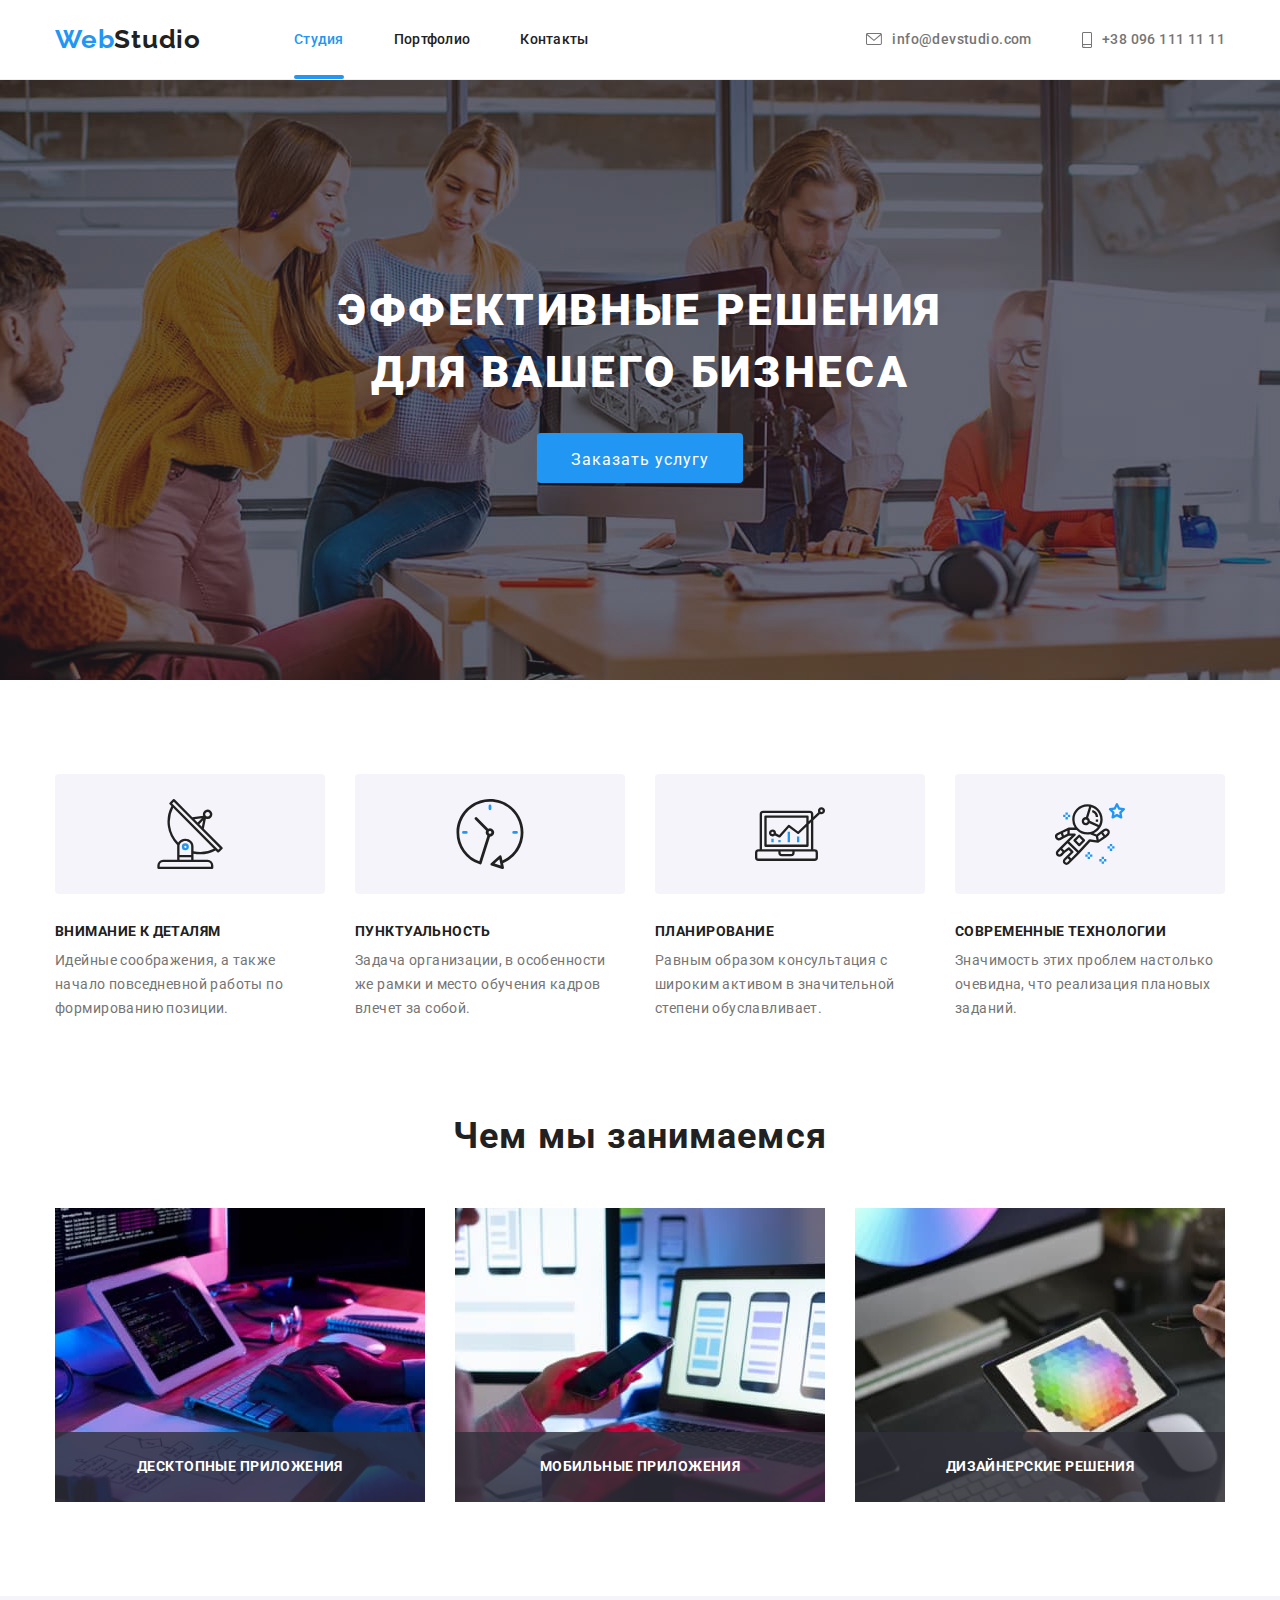
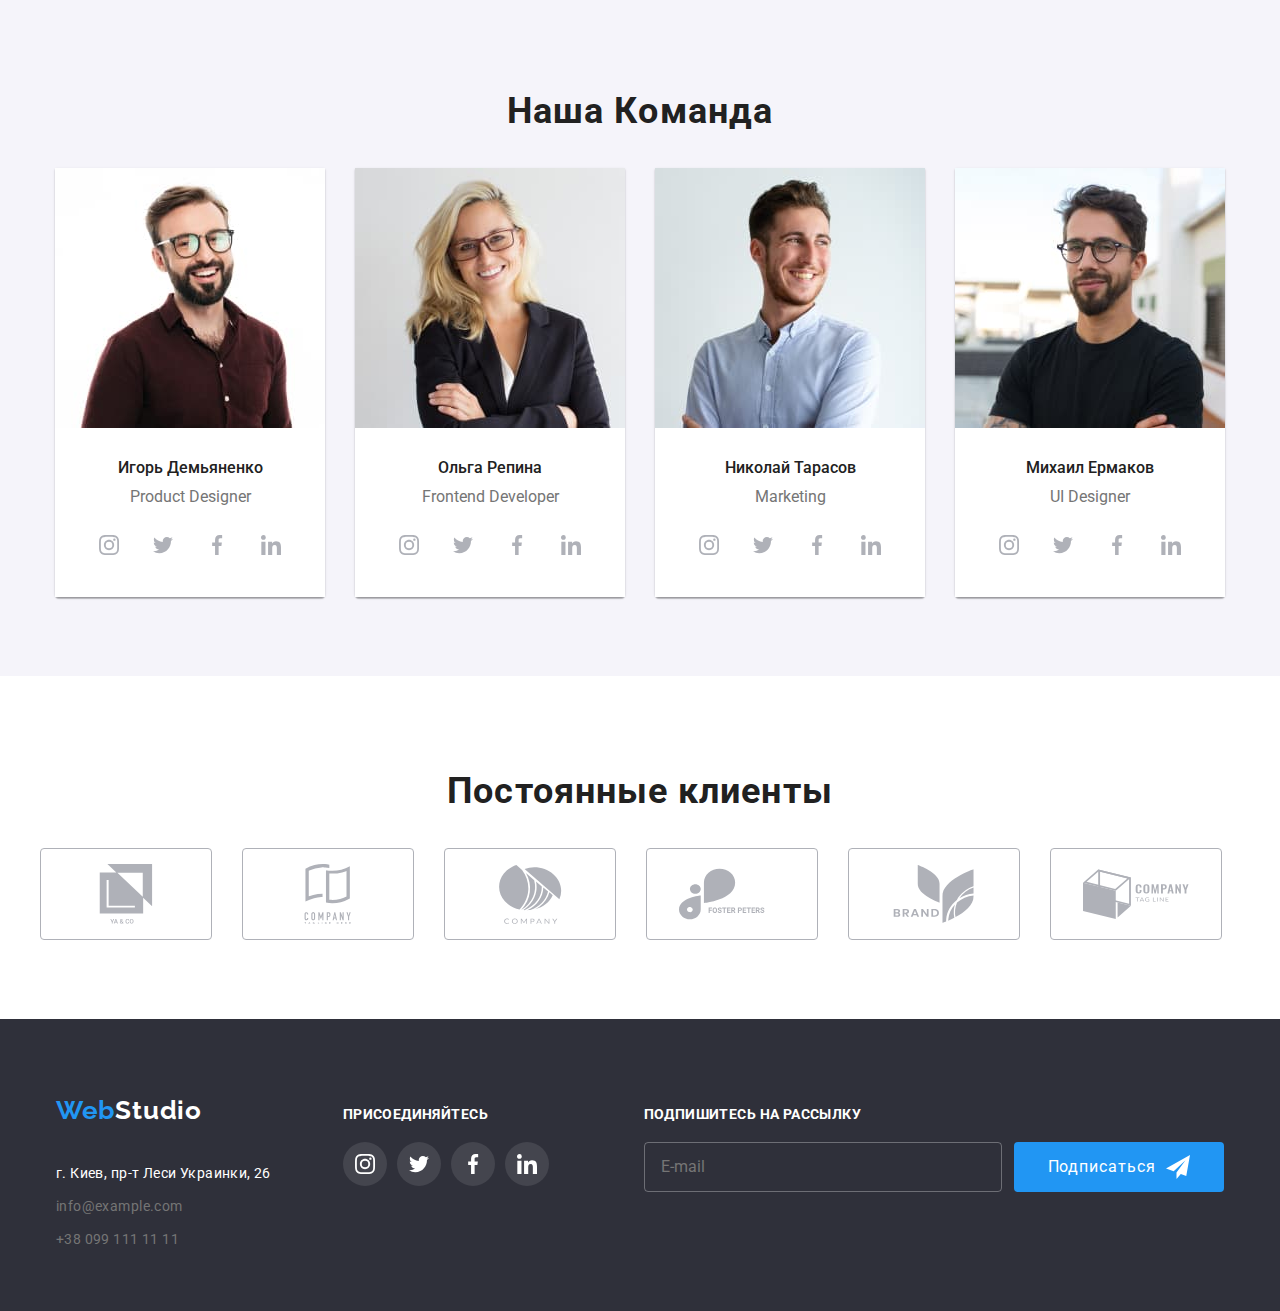
<file: index.html>
<!DOCTYPE html>
<html lang="ru">

<head>
    <meta charset="UTF-8">
    <meta http-equiv="X-UA-Compatible" content="IE=edge">
    <meta name="viewport" content="width=device-width, initial-scale=1.0">
    <link rel="preconnect" href="https://fonts.googleapis.com">
    <link rel="preconnect" href="https://fonts.gstatic.com" crossorigin>
    <link rel="preconnect" href="https://fonts.googleapis.com">
    <link rel="preconnect" href="https://fonts.gstatic.com" crossorigin>
    <link href="https://fonts.googleapis.com/css2?family=Raleway:wght@700&family=Roboto:wght@400;500;700;900&display=swap"
        rel="stylesheet">
    <link rel="stylesheet" href="./css/main.min.css">
    <title>Studio</title>
</head>

<body>
<!--шапка сайта---------------------------------------->
    <header class="header">
        <div class="container header__container">
            <a class="logo" href="">Web<span class="logo__black">Studio</span></a>
            <button class="menu__button" type="button" aria-expanded="false" aria-controls="menu__container" data-menu-button>
            
                <svg class="menu__icons" width="40" height="40" aria-label="переключатель мобилного меню">
                    <use class="icon__close" href="./images/svg/icons.svg#icon-burger-close"></use>
                    <use class="icon__burger" href="./images/svg/icons.svg#icon-burger-menu"></use>
                </svg>
            
            </button>
<!------------------ навигация + меню--------------------------------------- -->
            <div class="menu__container" aria-controls="menu__container" data-menu>
                <div class="menu__wrapper">
                    <nav class="nav">
                    <ul class="nav__list">
                        <li class="nav__item ">
                            <a class="nav__link nav__link--current" href="./index.html">Студия</a>
                        </li>
                        <li class="nav__item">
                            <a class="nav__link" href="./portfolio.html">Портфолио</a>
                        </li>
                        <li class="nav__item">
                            <a class="nav__link" href="#">Контакты</a>
                        </li>
                    </ul>
                </nav>
                </div>
                <div class="menu__wrapper">
                    <ul class="contacts">
                        <li class="contacts__item">
                            <a class="contacts__link" href="info@devstudio.com">
                                <svg class="contacts__icon" width="16px" height="12px">
                                    <use href="./images/svg/symbol-defs.svg#icon-envelope"></use>
                                </svg>info@devstudio.com</a>
                        </li>
                        <li class="contacts__item">
                            <a class="contacts__link" href="+380961111111">
                                <svg class="contacts__icon" width="10px" height="16px">
                                    <use href="./images/svg/symbol-defs.svg#icon-smartphone"></use>
                                </svg>+38 096 111 11 11</a>
                        </li>
                    </ul>
                    <ul class="menu__social">
                        <li class="menu__item">
                            <a class="menu__link" href="#">Instagram</a>
                        </li>
                        <li class="menu__item">
                            <a class="menu__link" href="#">Twitter</a>
                        </li>
                        <li class="menu__item">
                            <a class="menu__link" href="#">Facebook </a>
                        </li>
                        <li class="menu__item">
                            <a class="menu__link" href="#">LinkedIn</a>
                        </li>
                    </ul>
                </div>
            </div>
        </div>
    </header>
    <!--уникальный контент страницы----------------------------------------------------->
    <main>
        <!--секция герой---------------------------------------------------------------->
        <section class="hero">
            <div class="container">
                <h1 class="hero__titel">ЭФФЕКТИВНЫЕ РЕШЕНИЯ<br> ДЛЯ ВАШЕГО БИЗНЕСА</h1>
                <button class="button" type="button" data-modal-open>Заказать услугу</button>
        <!-- модальное окно---------------------------------------------------------- -->
                <div class="backdrop is-hidden"data-modal>
                    <div class="modal ">
                     <button class="modal__icon-close" type="button"data-modal-close>
                         <svg class="" width="18" height="18">
                             <use href="./images/svg/icons.svg#icon-close"></use>
                         </svg>
                     </button>
        <!-- модальная форма---------------------------------------------------------- -->
                        <h2 class="form__titel">Оставьте свои данные, мы вам перезвоним</h2>
                        <form class="form" name="call-back-form">
                                <div class="form__wrapper">
                                    <label class="form__label" for="user-name">Имя</label>
                                    <input class="form__input" type="text" name="user-name" id="user-name" placeholder="">
                                        <svg class="form__icon" width="18" height="18">
                                            <use href="./images/svg/icons.svg#icon-person-form"></use>
                                        </svg>
                                </div>
                                <div class="form__wrapper">
                                    <label class="form__label" for="user-tel">Телефон</label>
                                    <input class="form__input" type="text" name="user-tel" id="user-tel" placeholder="">
                                    <svg class="form__icon" width="18" height="18">
                                        <use href="./images/svg/icons.svg#icon-phone-form"></use>
                                    </svg>
                                </div>
                                <div class="form__wrapper">
                                    <label class="form__label" for="user-e-mail">Почта</label>
                                    <input class="form__input" type="text" name="user-e-mail" id="user-e-mail" placeholder="">
                                    <svg class="form__icon" width="18" height="18">
                                        <use href="./images/svg/icons.svg#icon-email-form"></use>
                                    </svg>
                                </div>
                                <div class="form__wrapper">
                                    <label class="form__label" for="textarea">Коментарий</label>
                                    <textarea class="form__textarea" name="textarea" id="textarea" cols="" rows="5" placeholder="Введите текст"></textarea>
                                </div>
                                <div class="checkbox">
                                <label class="checkbox__label" for="policy">
                                    <input class="checkbox__input" type="checkbox" name="policy" id="policy"
                                        value="">
                                    <span class="checkbox__icon">
                                        <svg width="16" height="15">
                                            <use href="./images/svg/icons.svg#icon-checkbox"></use>
                                        </svg>
                                    </span>
                                    Соглашаюсь с рассылкой и принимаю<a class="policy__link" href="">Условия договора</a>
                                </label>
                                </div>
                                <button type="submit" class="button">Отправить</button>
                        </form>
                    </div>
                </div>
            </div>
        </section>
        <!--секция наши преимущества------------------------------------------------------------------------------->
        <section class="section">
            <div class="container">
                <h2 class="visually__hidden">Наши преимущества</h2>
                <ul class="benefits">
                    <li class="benefits__item">
                        <div class="benefits__wrapper">
                              <svg width="70" height="70"viewBox="0 0 70 70">
                                 <use href="./images/svg/symbol-defs.svg#icon-antenna-1"></use>
                             </svg> 
                        </div>
                        <h3 class="benefits__titel">Внимание к деталям</h3>
                        <p class="benefits__text">Идейные соображения, а также начало повседневной работы по формированию позиции.</p>
                    </li>
                
                    <li class="benefits__item">
                        <div class="benefits__wrapper">
                        <svg width="70" height="70">
                            <use href="./images/svg/symbol-defs.svg#icon-clock"></use>
                        </svg>
                        </div>
                        <h3 class="benefits__titel">Пунктуальность</h3>
                        <p class="benefits__text">Задача организации, в особенности же рамки и место обучения кадров влечет за собой.
                        </p>
                    </li>
                
                    <li class="benefits__item">
                        <div class="benefits__wrapper">
                        <svg width="70" height="70">
                            <use href="./images/svg/symbol-defs.svg#icon-diagram"></use>
                        </svg>
                        </div>
                        <h3 class="benefits__titel">Планирование</h3>
                        <p class="benefits__text">Равным образом консультация с широким активом в значительной степени обуславливает.
                        </p>
                    </li>
                
                    <li class="benefits__item">
                        <div class="benefits__wrapper">
                        <svg width="70" height="70">
                            <use href="./images/svg/symbol-defs.svg#icon-astronaut"></use>
                        </svg>
                        </div>
                        <h3 class="benefits__titel">Современные технологии</h3>
                        <p class="benefits__text">Значимость этих проблем настолько очевидна, что реализация плановых заданий.</p>
                    </li>
                </ul>
            </div>
        </section>
        <!--секция чем мы занимаемся------------------------------------------------------------------------------>
        <section class="section section--pading section--none">
            <div class="container">
                <h2 class="section__title">Чем мы занимаемся</h2>
                <ul class="jobs">
                    <li class="jobs__item">
                        <div class="jobs__wrapper">
                            <picture>
                            <source media="(min-width: 1200px)" 
                            srcset="./images/jpeg/jobs/desktop-app.jpg 1x,
                                    ./images/jpeg/jobs/desktop-app@2x.jpg 2x" />
                        
                            <img src="#" alt="Десктопные решения" />
                        </picture>
                        
                        <p class="jobs__label">Десктопные приложения</p>
                        </div>
                    </li>
                    <li class="jobs__item">
                        <div class="jobs__wrapper">
                            <picture>
                            <source media="(min-width: 1200px)" 
                            srcset="./images/jpeg/jobs/mobile-app.jpg 1x,
                                    ./images/jpeg/jobs/mobile-app@2x.jpg 2x" />
                        
                            <img src="#" alt="Мобильные приложения" />
                        </picture>
                        
                        <p class="jobs__label">Мобильные приложения</p>
                        </div>
                    </li>
                    <li class="jobs__item">
                        <div class="jobs__wrapper">
                            <picture>
                            <source media="(min-width: 1200px)" 
                            srcset="./images/jpeg/jobs/design.jpg 1x,
                                    ./images/jpeg/jobs/design@2x.jpg 2x" />
                        
                            <img src="#" alt="Дизайнерские решения" />
                        </picture>
                        
                        <p class="jobs__label">Дизайнерские решения</p>
                        </div>
                    </li>
                </ul>
            </div>
        </section>
        <!--секция наша команда---------------------------------------------------------------------------------------->
        <section class="section section--background">
            <div class="container">
                <h2 class="section__title">Наша Команда</h2>
                <ul class="team">
                    <li class="team__item">
                        
                        <picture>
                            <source
                            media="(min-width: 1200px)" 
                            srcset="./images/jpeg/team/desktop/igor.jpg 1x,
                                    ./images/jpeg/team/desktop/igor@2x.jpg 2x"/>

                            <source 
                            media="(min-width: 768px)"
                             srcset="./images/jpeg/team/tablet/igor.jpg 1x,
                                    ./images/jpeg/team/tablet/igor@2x.jpg 2x"/>

                            <source 
                            
                            srcset="./images/jpeg/team/mobile/igor.jpg 1x,
                                    ./images/jpeg/team/mobile/igor@2x.jpg 2x"/>
                            
                            <img class="team__img" 
                            src="#" 
                            alt="Игорь"/>
                        </picture>
                        

                        <div class="team__card">
                            <h3 class="team__title">Игорь Демьяненко</h3>
                            <p class="team__text">Product Designer</p>
                            <ul class="social">
                                <li class="social__item">
                                    <a href="#" class="social__link"> 
                                    <svg class="social__icon" width="20" height="20">
                                        <use href="./images/svg/symbol-defs.svg#icon-instagram"></use>
                                    </svg>   
                                    </a>
                                </li>
                                <li class="social__item">
                                    <a href="#" class="social__link">
                                            <svg class="social__icon" width="20" height="20">
                                                <use href="./images/svg/symbol-defs.svg#icon-twitter"></use>
                                            </svg>
                                    </a>
                                </li>
                                <li class="social__item">
                                    <a href="#" class="social__link">
                                            <svg class="social__icon" width="20" height="20">
                                                <use href="./images/svg/symbol-defs.svg#icon-facebook"></use>
                                            </svg>
                                    </a>
                                </li>
                                <li class="social__item">
                                    <a href="#" class="social__link">
                                            <svg class="social__icon" width="20" height="20">
                                                <use href="./images/svg/symbol-defs.svg#icon-linkedin"></use>
                                            </svg>
                                    </a>
                                </li>
                            </ul>
                        </div>
                    </li>
                    <li class="team__item">
                        
                        <picture>
                            <source media="(min-width: 1200px)" 
                            srcset="./images/jpeg/team/desktop/olga.jpg 1x,
                            ./images/jpeg/team/desktop/olga@2x.jpg 2x" />
                        
                            <source media="(min-width: 768px)" 
                            srcset="./images/jpeg/team/tablet/olga.jpg 1x,
                            ./images/jpeg/team/tablet/olga@2x.jpg 2x" />
                        
                            <source  
                            srcset="./images/jpeg/team/mobile/olga.jpg 1x,
                            ./images/jpeg/team/mobile/olga@2x.jpg 2x" />
                        
                            <img class="team__img" src="#" alt="Ольга" />
                        </picture>

                        <div class="team__card">
                            <h3 class="team__title">Ольга Репина</h3>
                            <p class="team__text">Frontend Developer</p>
                            <ul class="social">
                                <li class="social__item">
                                    <a href="" class="social__link">
                                            <svg class="social__icon" width="20" height="20">
                                                <use href="./images/svg/symbol-defs.svg#icon-instagram"></use>
                                            </svg>
                                    </a>
                                </li>
                                <li class="social__item">
                                    <a href="" class="social__link">
                                            <svg class="social__icon" width="20" height="20">
                                                <use href="./images/svg/symbol-defs.svg#icon-twitter"></use>
                                            </svg>
                                    </a>
                                </li>
                                <li class="social__item">
                                    <a href="" class="social__link">
                                            <svg class="social__icon" width="20" height="20">
                                                <use href="./images/svg/symbol-defs.svg#icon-facebook"></use>
                                            </svg>
                                    </a>
                                </li>
                                <li class="social__item">
                                    <a href="" class="social__link">
                                            <svg class="social__icon" width="20" height="20">
                                                <use href="./images/svg/symbol-defs.svg#icon-linkedin"></use>
                                            </svg>
                                    </a>
                                </li>
                            </ul>
                        </div>
                    </li>
                    <li class="team__item">
                        
                        <picture>
                            <source media="(min-width: 1200px)" 
                            srcset="./images/jpeg/team/desktop/nikolay.jpg 1x,
                            ./images/jpeg/team/desktop/nikolay@2x.jpg 2x" />
                        
                            <source media="(min-width: 768px)" 
                            srcset="./images/jpeg/team/tablet/nikolay.jpg 1x,
                            ./images/jpeg/team/tablet/nikolay@2x.jpg 2x" />
                        
                            <source  
                            srcset="./images/jpeg/team/mobile/nikolay.jpg 1x,
                            ./images/jpeg/team/mobile/nikolay@2x.jpg 2x" />
                        
                            <img class="team__img" src="#" alt="Николай" />
                        </picture>

                        <div class="team__card">
                            <h3 class="team__title">Николай Тарасов</h3>
                            <p class="team__text">Marketing</p>
                            <ul class="social">
                                <li class="social__item">
                                    <a href="" class="social__link">
                                            <svg class="social__icon" width="20" height="20">
                                                <use href="./images/svg/symbol-defs.svg#icon-instagram"></use>
                                            </svg>
                                    </a>
                                </li>
                                <li class="social__item">
                                    <a href="" class="social__link">
                                            <svg class="social__icon" width="20" height="20">
                                                <use href="./images/svg/symbol-defs.svg#icon-twitter"></use>
                                            </svg>
                                    </a>
                                </li>
                                <li class="social__item">
                                    <a href="" class="social__link">
                                            <svg class="social__icon" width="20" height="20">
                                                <use href="./images/svg/symbol-defs.svg#icon-facebook"></use>
                                            </svg>
                                    </a>
                                </li>
                                <li class="social__item">
                                    <a href="" class="social__link">
                                            <svg class="social__icon" width="20" height="20">
                                                <use href="./images/svg/symbol-defs.svg#icon-linkedin"></use>
                                            </svg>
                                    </a>
                                </li>
                            </ul>
                        </div>
                    </li>
                    <li class="team__item">
                        
                        <picture>
                            <source media="(min-width: 1200px)" 
                            srcset="./images/jpeg/team/desktop/mihail.jpg 1x,
                            ./images/jpeg/team/desktop/mihail@2x.jpg 2x" />
                        
                            <source media="(min-width: 768px)" 
                            srcset="./images/jpeg/team/tablet/mihail.jpg 1x,
                            ./images/jpeg/team/tablet/mihail@2x.jpg 2x" />
                        
                            <source 
                            srcset="./images/jpeg/team/mobile/mihail.jpg 1x,
                            ./images/jpeg/team/mobile/mihail@2x.jpg 2x" />
                        
                            <img class="team__img" src="#" alt="Ольга" />
                        </picture>

                        <div class="team__card">
                            <h3 class="team__title">Михаил Ермаков</h3>
                            <p class="team__text">UI Designer</p>
                            <ul class="social">
                                <li class="social__item">
                                    <a href="" class="social__link">
                                            <svg class="social__icon" width="20" height="20">
                                                <use href="./images/svg/symbol-defs.svg#icon-instagram"></use>
                                            </svg>
                                    </a>
                                </li>
                                <li class="social__item">
                                    <a href="" class="social__link">
                                            <svg class="social__icon" width="20" height="20">
                                                <use href="./images/svg/symbol-defs.svg#icon-twitter"></use>
                                            </svg>
                                    </a>
                                </li>
                                <li class="social__item">
                                    <a href="" class="social__link">
                                            <svg class="social__icon" width="20" height="20">
                                                <use href="./images/svg/symbol-defs.svg#icon-facebook"></use>
                                            </svg>
                                    </a>
                                </li>
                                <li class="social__item">
                                    <a href="" class="social__link">
                                            <svg class="social__icon" width="20" height="20">
                                                <use href="./images/svg/symbol-defs.svg#icon-linkedin"></use>
                                            </svg>
                                    </a>
                                </li>
                            </ul>
                        </div>
                    </li>
                </ul>
            </div>
        </section>
        <!-- скция постояные клиенты------------------------------------------------------------------- -->
        <section class="section">
            <div class="container">
                <h2 class="section__title">Постоянные клиенты</h2>
                <ul class="clients">
                    <li class="clients__item">
                        <a href="" class="clients__link">
                            <svg class="clients__icon" width="106px" height="60px">
                                <use href="./images/svg/sprite-2.svg#icon-client-1"></use>
                            </svg>
                        </a>
                    </li>
                    <li class="clients__item">
                        <a href="" class="clients__link">
                            <svg class="clients__icon" width="106px" height="60px">
                                <use href="./images/svg/sprite-2.svg#icon-client-2"></use>
                            </svg>
                        </a>
                    </li>
                    <li class="clients__item">
                        <a href="" class="clients__link">
                            <svg class="clients__icon" width="106px" height="60px">
                                <use href="./images/svg/sprite-2.svg#icon-client-3"></use>
                            </svg>
                        </a>
                    </li>
                    <li class="clients__item">
                    <a href="" class="clients__link">
                        <svg class="clients__icon" width="106px" height="60px">
                            <use href="./images/svg/sprite-2.svg#icon-client-4"></use>
                        </svg>
                    </a>
                    </li>
                    <li class="clients__item">
                    <a href="" class="clients__link">
                        <svg class="clients__icon" width="106px" height="60px">
                            <use href="./images/svg/sprite-2.svg#icon-client-5"></use>
                        </svg>
                    </a>
                    </li>
                    <li class="clients__item">
                        <a href="" class="clients__link">
                            <svg class="clients__icon" width="106px" height="60px">
                                <use href="./images/svg/sprite-2.svg#icon-client-6"></use>
                            </svg>
                        </a>
                    </li>
                </ul>
            </div>
        </section>
    </main>
    <!--футер-------------------------------------------------------------------------------------------------->
    <footer class="page__footer">
        <div class="container footer__container">
            <div class="address__margin">
                <a class="logo logo__margin" href="">Web<span class="logo__white">Studio</span></a>
                <address class="address">
                    <ul class="address__list">
                        <li class="address__item">
                            <a class="address__link"
                                href="https://www.google.com/maps/place/%D0%B1%D1%83%D0%BB.+%D0%9B%D0%B5%D1%81%D0%B8+%D0%A3%D0%BA%D1%80%D0%B0%D0%B8%D0%BD%D0%BA%D0%B8,+26,+%D0%9A%D0%B8%D0%B5%D0%B2,+02000/data=!4m2!3m1!1s0x40d4cf0e033ecbe9:0x57a4dffefec77da0?sa=X&ved=2ahUKEwixr6azg6_zAhUvlIsKHU6wDGkQ8gF6BAgFEAE">г.
                                Киев, пр-т Леси Украинки, 26</a>
                        </li>
                        <li class="address__item">
                            <a class="address__link gray" href="mailto:info@example.com">info@example.com</a>
                        </li>
                        <li class="address__item">
                            <a class="address__link gray" href="tel:+380991111111">+38 099 111 11 11</a>
                        </li>
                    </ul>
                
                </address>
            </div>
            <!-- --------------------------------------------------->
            <div class="join__margin">
            <h2 class="footer__titel">присоединяйтесь</h2>
            <ul class="join">
                <li class="join__item">
                    <a href="#" class="join__link">
                            <svg class="join__icon" widht="20" height="20">
                                <use href="./images/svg/symbol-defs.svg#icon-instagram1"></use>
                            </svg>
                    </a>
                </li>
                <li class="join__item">
                    <a href="#" class="join__link">
                            <svg class="join__icon" widht="20" height="20">
                                <use href="./images/svg/symbol-defs.svg#icon-twitter1"></use>
                            </svg>
                    </a>
                </li>
                <li class="join__item">
                    <a href="#" class="join__link">
                            <svg class="join__icon" widht="20" height="20">
                                <use href="./images/svg/symbol-defs.svg#icon-facebook1"></use>
                            </svg>
                    </a>
                </li>
                <li class="join__item">
                    <a href="#" class="join__link">
                            <svg class="join__icon" widht="20" height="20">
                                <use href="./images/svg/symbol-defs.svg#icon-linkedin1"></use>
                            </svg>
                    </a>
                </li>
            </ul>
            </div>
            <!-- ----------------------------------------------------------->
            <div class="subscribe">
                <h2 class="footer__titel">Подпишитесь на рассылку</h2>
                    <form class="subscribe__form" name="e-mail">
                        <label class="subscribe__label" for="e-mail">
                            <input class="subscribe__input" type="e-mail" name="e-mail" placeholder="E-mail">
                        </label>
                        <button type="submit" class="button centered">Подписаться
                            <svg class="icon__send" width="24px" height="24px">
                                <use href="./images/svg/icons.svg#icon-icon-send"></use>
                            </svg>
                        </button>
                    </form>
            </div>
        </div>  
    </footer>
    <script src="./js/header-menu.js"></script>
    <script src="./js/modal.js"></script>
</body>

</html>
</file>
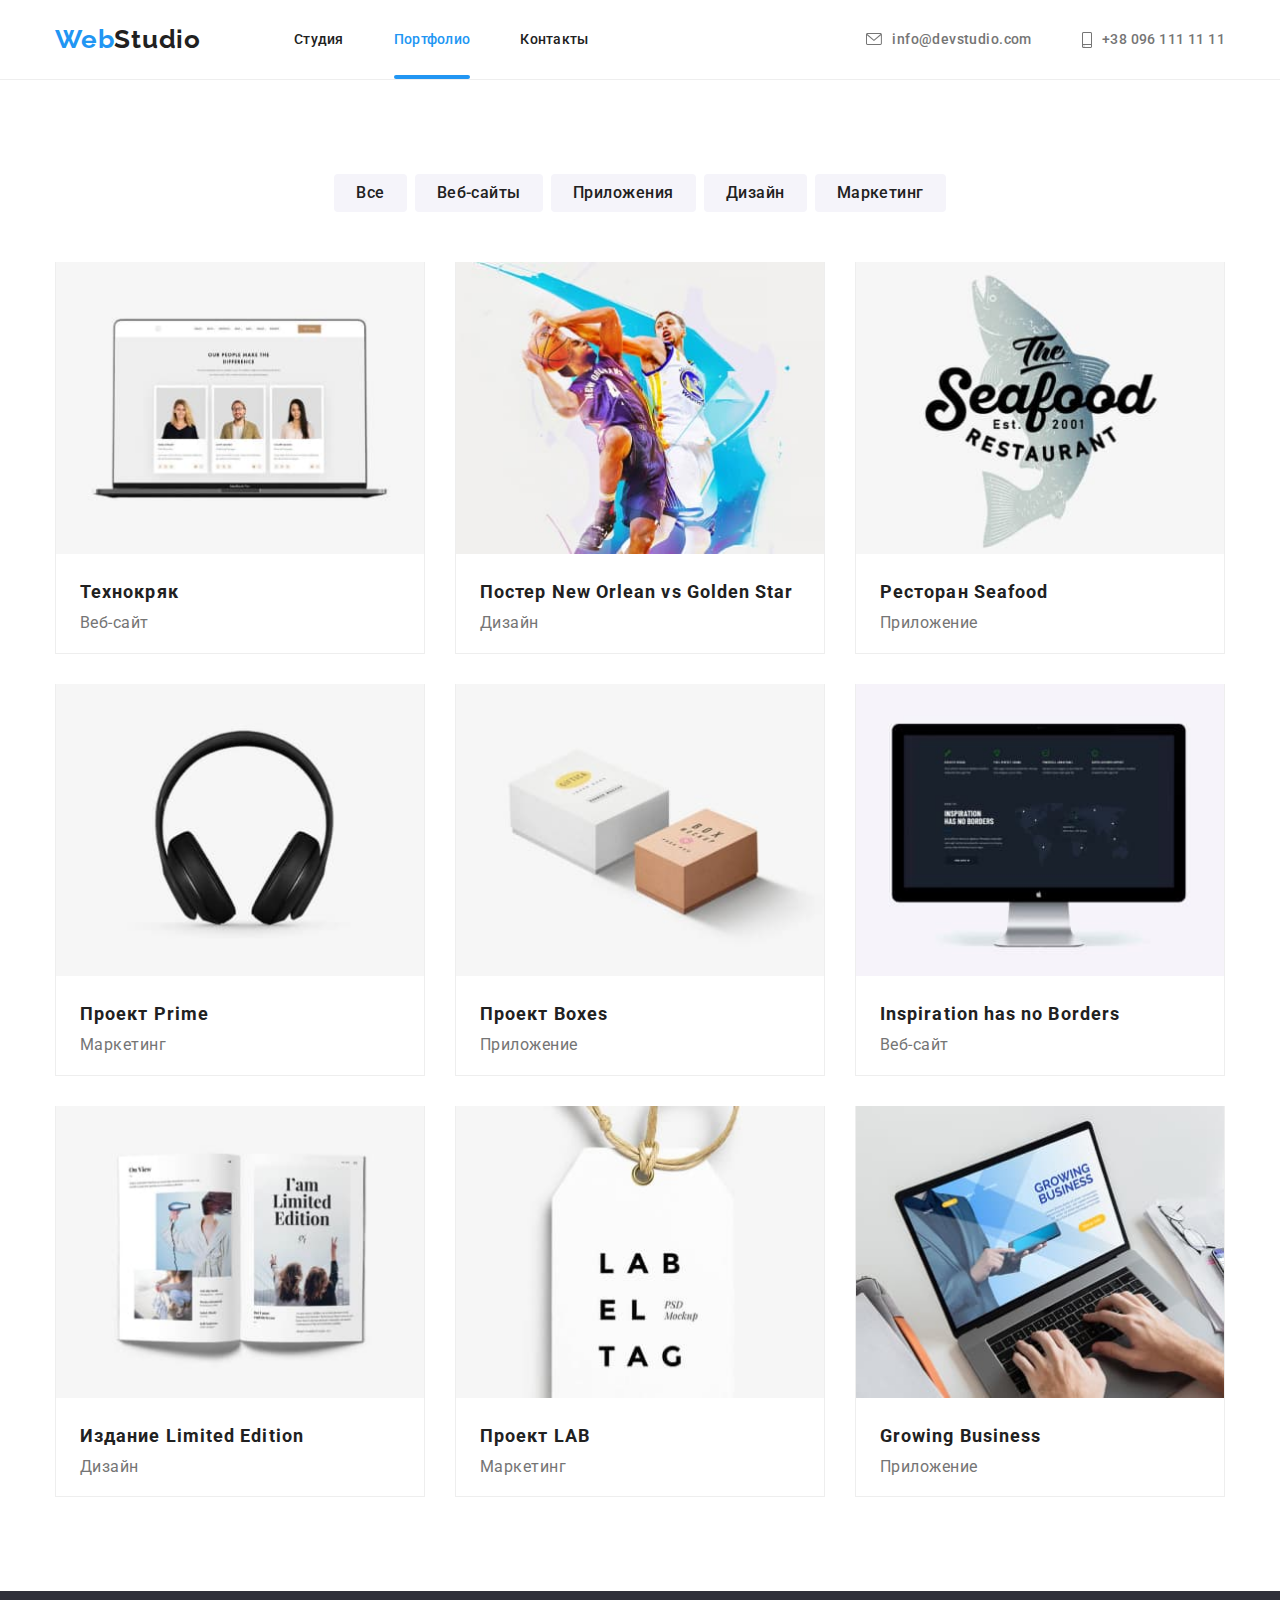
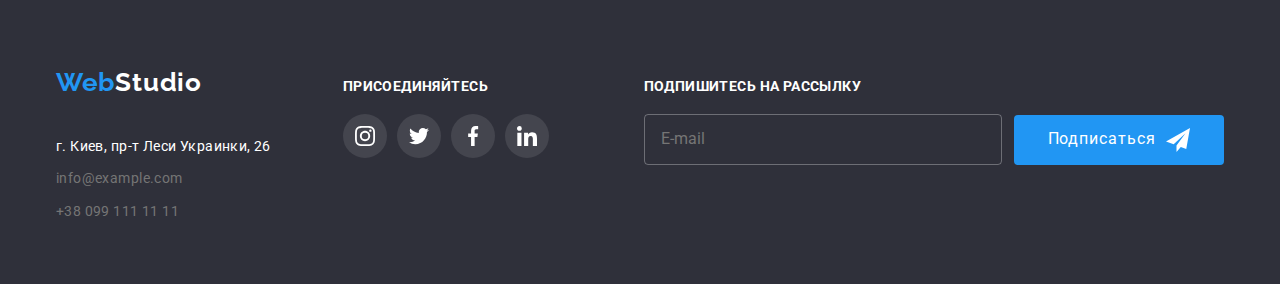
<file: portfolio.html>
<!DOCTYPE html>
<html lang="en">
<head>
    <meta charset="UTF-8">
    <meta http-equiv="X-UA-Compatible" content="IE=edge">
    <meta name="viewport" content="width=device-width, initial-scale=1.0">
    <link rel="preconnect" href="https://fonts.googleapis.com">
    <link rel="preconnect" href="https://fonts.gstatic.com" crossorigin>
    <link rel="preconnect" href="https://fonts.googleapis.com">
    <link rel="preconnect" href="https://fonts.gstatic.com" crossorigin>
    <link href="https://fonts.googleapis.com/css2?family=Raleway:wght@700&family=Roboto:wght@400;500;700;900&display=swap"
        rel="stylesheet">
    <link rel="stylesheet" href="./css/main.min.css">
    <title>Portfolio</title>
</head>
<body>
    <!--шапка-->
<header class="header">
    <div class="container header__container">
        <a class="logo" href="">Web<span class="logo__black">Studio</span></a>
        <button class="menu__button" type="button" aria-expanded="false" aria-controls="menu__container"
            data-menu-button>

            <svg class="menu__icons" width="40" height="40" aria-label="переключатель мобилного меню">
                <use class="icon__close" href="./images/svg/icons.svg#icon-burger-close"></use>
                <use class="icon__burger" href="./images/svg/icons.svg#icon-burger-menu"></use>
            </svg>

        </button>
        <!------------------ навигация + меню--------------------------------------- -->
        <div class="menu__container" aria-controls="menu__container" data-menu>
            <div class="menu__wrapper">
                <nav class="nav">
                    <ul class="nav__list">
                        <li class="nav__item ">
                            <a class="nav__link " href="./index.html">Студия</a>
                        </li>
                        <li class="nav__item">
                            <a class="nav__link nav__link--current" href="./portfolio.html">Портфолио</a>
                        </li>
                        <li class="nav__item">
                            <a class="nav__link" href="#">Контакты</a>
                        </li>
                    </ul>
                </nav>
            </div>
            <div class="menu__wrapper">
                <ul class="contacts">
                    <li class="contacts__item">
                        <a class="contacts__link" href="info@devstudio.com">
                            <svg class="contacts__icon" width="16px" height="12px">
                                <use href="./images/svg/symbol-defs.svg#icon-envelope"></use>
                            </svg>info@devstudio.com</a>
                    </li>
                    <li class="contacts__item">
                        <a class="contacts__link" href="+380961111111">
                            <svg class="contacts__icon" width="10px" height="16px">
                                <use href="./images/svg/symbol-defs.svg#icon-smartphone"></use>
                            </svg>+38 096 111 11 11</a>
                    </li>
                </ul>
                <ul class="menu__social">
                    <li class="menu__item">
                        <a class="menu__link" href="#">Instagram</a>
                    </li>
                    <li class="menu__item">
                        <a class="menu__link" href="#">Twitter</a>
                    </li>
                    <li class="menu__item">
                        <a class="menu__link" href="#">Facebook </a>
                    </li>
                    <li class="menu__item">
                        <a class="menu__link" href="#">LinkedIn</a>
                    </li>
                </ul>
            </div>
        </div>
    </div>
</header>
    <!--уникальный контент-->
    <main>
        <section class="section">
            <div class="container">
                <!-- кнопки фильтров -------------------------------------------------->
            <h1 class="visually__hidden">кнопки фильтров</h1>
            <ul class="buttons">
                <li class="buttons__item">
                    <button type="button" class="buttons__filter">Все</button>
                </li>
                <li class="buttons__item">
                    <button type="button" class="buttons__filter">Веб-сайты</button>
                </li>
                <li class="buttons__item">
                    <button type="button" class="buttons__filter">Приложения</button>
                </li>
                <li class="buttons__item">
                    <button type="button" class="buttons__filter">Дизайн</button>
                </li>
                <li class="buttons__item">
                    <button type="button" class="buttons__filter">Маркетинг</button>
                </li>
            </ul>
            <!-- портфолио --------------------------------------------------------------->
            <ul class="portfolio">
                <li class="portfolio__item ">
                    <a href="" class="portfolio__link">
                    <div class="overlay"> 
                        <picture>
                            <source media="(min-width: 1200px)" 
                            srcset="./images/jpeg/portfolio/desktop/tehnocrak.jpg 1x,
                                    ./images/jpeg/portfolio/desktop/tehnocrak@2x.jpg 2x" />
                        
                            <source media="(min-width: 768px)" 
                            srcset="./images/jpeg/portfolio/tablet/tehnocrak.jpg 1x,
                                    ./images/jpeg/portfolio/tablet/tehnocrak@2x.jpg 2x" />
                        
                            <source 
                            srcset="./images/jpeg/portfolio/mobile/tehnocrak.jpg 1x,
                                    ./images/jpeg/portfolio/mobile/tehnocrak@2x.jpg 2x" />
                        
                            <img src="#" alt="Технокряк" />
                        </picture>

                    <div class="overlay__wrapper">
                    <p class="overlay__text">Технокряк это современная площадка распространения коронавируса. Компании используют эту
                        платформу для цифрового
                        шпионажа и атак на защищённые сервера конкурентов.</p>
                    </div>
                    </div>  
                    <div class="portfolio__card">
                        <h2 class="portfolio__titel">Технокряк</h3>
                            <p class="portfolio__text">Веб-сайт</p>
                    </div>
                    </a>
                </li>
                <li class="portfolio__item ">
                    <a href="" class="portfolio__link">
                        <div class="overlay">
                            <picture>
                                <source media="(min-width: 1200px)" 
                                srcset="./images/jpeg/portfolio/desktop/poster.jpg 1x,
                                ./images/jpeg/portfolio/desktop/poster@2x.jpg 2x" />
                            
                                <source media="(min-width: 768px)" 
                                srcset="./images/jpeg/portfolio/tablet/poster.jpg 1x,
                                ./images/jpeg/portfolio/tablet/poster@2x.jpg 2x" />
                            
                                <source 
                                srcset="./images/jpeg/portfolio/mobile/poster.jpg 1x,
                                ./images/jpeg/portfolio/mobile/poster@2x.jpg 2x" />
                            
                                <img src="#" alt="Постер" />
                            </picture>

                    <div class="overlay__wrapper">
                        <p class="overlay__text">Технокряк это современная площадка распространения коронавируса. Компании используют
                            эту
                            платформу для цифрового
                            шпионажа и атак на защищённые сервера конкурентов.</p>
                    </div>
                        </div>
                    <div class="portfolio__card">
                    <h2 class="portfolio__titel">Постер New Orlean vs Golden Star</h3>
                    <p class="portfolio__text">Дизайн</p>
                    </div>
                    </a>
                </li>
                <li class="portfolio__item ">
                    <a href="" class="portfolio__link">
                        <div class="overlay">
                            <picture>
                                <source media="(min-width: 1200px)" 
                                srcset="./images/jpeg/portfolio/desktop/seafood.jpg 1x,
                                ./images/jpeg/portfolio/desktop/seafood@2x.jpg 2x" />
                            
                                <source media="(min-width: 768px)" 
                                srcset="./images/jpeg/portfolio/tablet/seafood.jpg 1x,
                                ./images/jpeg/portfolio/tablet/seafood@2x.jpg 2x" />
                            
                                <source 
                                srcset="./images/jpeg/portfolio/mobile/seafood.jpg 1x,
                                ./images/jpeg/portfolio/mobile/seafood@2x.jpg 2x" />
                            
                                <img src="#" alt="Рыбный ресторан" />
                            </picture>
                    
                    <div class="overlay__wrapper">
                        <p class="overlay__text">Технокряк это современная площадка распространения коронавируса. Компании используют
                            эту
                            платформу для цифрового
                            шпионажа и атак на защищённые сервера конкурентов.</p>
                    </div>
                        </div>
                    <div class="portfolio__card">
                    <h2 class="portfolio__titel">Ресторан Seafood</h3>
                    <p class="portfolio__text">Приложение</p>
                    </div>
                    </a>
                </li>
                <li class="portfolio__item ">
                    <a href="" class="portfolio__link">
                        <div class="overlay">
                            <picture>
                                <source media="(min-width: 1200px)" 
                                srcset="./images/jpeg/portfolio/desktop/prime.jpg 1x,
                                ./images/jpeg/portfolio/desktop/prime@2x.jpg 2x" />
                            
                                <source media="(min-width: 768px)" 
                                srcset="./images/jpeg/portfolio/tablet/prime.jpg 1x,
                                ./images/jpeg/portfolio/tablet/prime@2x.jpg 2x" />
                            
                                <source 
                                srcset="./images/jpeg/portfolio/mobile/prime.jpg 1x,
                                ./images/jpeg/portfolio/mobile/prime@2x.jpg 2x" />
                            
                                <img src="#" alt="Проэкт прайм" />
                            </picture>
                
                    <div class="overlay__wrapper">
                        <p class="overlay__text">Технокряк это современная площадка распространения коронавируса. Компании используют
                            эту
                            платформу для цифрового
                            шпионажа и атак на защищённые сервера конкурентов.</p>
                    </div>
                        </div>
                    <div class="portfolio__card">
                    <h2 class="portfolio__titel">Проект Prime</h3>
                    <p class="portfolio__text">Маркетинг</p>
                    </div>
                    </a>
                </li>
                <li class="portfolio__item ">
                    <a href="" class="portfolio__link">
                        <div class="overlay">
                            <picture>
                                <source media="(min-width: 1200px)" 
                                srcset="./images/jpeg/portfolio/desktop/boxes.jpg 1x,
                                ./images/jpeg/portfolio/desktop/boxes@2x.jpg 2x" />
                            
                                <source media="(min-width: 768px)" 
                                srcset="./images/jpeg/portfolio/tablet/boxes.jpg 1x,
                                ./images/jpeg/portfolio/tablet/boxes@2x.jpg 2x" />
                            
                                <source 
                                srcset="./images/jpeg/portfolio/mobile/boxes.jpg 1x,
                                ./images/jpeg/portfolio/mobile/boxes@2x.jpg 2x" />
                            
                                <img src="#" alt="Проэкт коробки" />
                            </picture>
                    
                    <div class="overlay__wrapper">
                        <p class="overlay__text">Технокряк это современная площадка распространения коронавируса. Компании используют
                            эту
                            платформу для цифрового
                            шпионажа и атак на защищённые сервера конкурентов.</p>
                    </div>
                        </div>
                    <div class="portfolio__card">
                    <h2 class="portfolio__titel">Проект Boxes</h3>
                    <p class="portfolio__text">Приложение</p>
                    </div>
                    </a>
                </li>
                <li class="portfolio__item ">
                    <a href="" class="portfolio__link">
                        <div class="overlay">
                            <picture>
                                <source media="(min-width: 1200px)" 
                                srcset="./images/jpeg/portfolio/desktop/insparation.jpg 1x,
                                ./images/jpeg/portfolio/desktop/insparation@2x.jpg 2x" />
                            
                                <source media="(min-width: 768px)" 
                                srcset="./images/jpeg/portfolio/tablet/insparation.jpg 1x,
                                ./images/jpeg/portfolio/tablet/insparation@2x.jpg 2x" />
                            
                                <source 
                                srcset="./images/jpeg/portfolio/mobile/insparation.jpg 1x,
                                ./images/jpeg/portfolio/mobile/insparation@2x.jpg 2x" />
                            
                                <img src="#" alt="Без границ" />
                            </picture>
                    
                    <div class="overlay__wrapper">
                        <p class="overlay__text">Технокряк это современная площадка распространения коронавируса. Компании используют
                            эту
                            платформу для цифрового
                            шпионажа и атак на защищённые сервера конкурентов.</p>
                    </div>
                        </div>
                    <div class="portfolio__card">
                    <h2 class="portfolio__titel">Inspiration has no Borders</h3>
                    <p class="portfolio__text">Веб-сайт</p>
                    </div>
                    </a>
                </li>
                <li class="portfolio__item ">
                    <a href="" class="portfolio__link">
                        <div class="overlay">
                            <picture>
                                <source media="(min-width: 1200px)" 
                                srcset="./images/jpeg/portfolio/desktop/limited.jpg 1x,
                                ./images/jpeg/portfolio/desktop/limited@2x.jpg 2x" />
                            
                                <source media="(min-width: 768px)" 
                                srcset="./images/jpeg/portfolio/tablet/limited.jpg 1x,
                                ./images/jpeg/portfolio/tablet/limited@2x.jpg 2x" />
                            
                                <source 
                                srcset="./images/jpeg/portfolio/mobile/limited.jpg 1x,
                                ./images/jpeg/portfolio/mobile/limited@2x.jpg 2x" />
                            
                                <img src="#" alt="Лимитированое издание" />
                            </picture>
                    
                    <div class="overlay__wrapper">
                        <p class="overlay__text">Технокряк это современная площадка распространения коронавируса. Компании используют
                            эту
                            платформу для цифрового
                            шпионажа и атак на защищённые сервера конкурентов.</p>
                    </div>
                        </div>
                    <div class="portfolio__card">
                    <h2 class="portfolio__titel">Издание Limited Edition</h3>
                    <p class="portfolio__text">Дизайн</p>
                    </div>
                    </a>
                </li>
                <li class="portfolio__item ">
                    <a href="" class="portfolio__link">
                        <div class="overlay">
                            <picture>
                                <source media="(min-width: 1200px)" 
                                srcset="./images/jpeg/portfolio/desktop/lab.jpg 1x,
                                ./images/jpeg/portfolio/desktop/lab@2x.jpg 2x" />
                            
                                <source media="(min-width: 768px)" 
                                srcset="./images/jpeg/portfolio/tablet/lab.jpg 1x,
                                ./images/jpeg/portfolio/tablet/lab@2x.jpg 2x" />
                            
                                <source 
                                srcset="./images/jpeg/portfolio/mobile/lab.jpg 1x,
                                ./images/jpeg/portfolio/mobile/lab@2x.jpg 2x" />
                            
                                <img src="#" alt="Проэкт лаб" />
                            </picture>
                    
                    <div class="overlay__wrapper">
                        <p class="overlay__text">Технокряк это современная площадка распространения коронавируса. Компании используют
                            эту
                            платформу для цифрового
                            шпионажа и атак на защищённые сервера конкурентов.</p>
                    </div>
                        </div>
                    <div class="portfolio__card">
                    <h2 class="portfolio__titel">Проект LAB</h3>
                    <p class="portfolio__text">Маркетинг</p>
                    </div>
                    </a>
                </li>
                <li class="portfolio__item ">
                    <a href="" class="portfolio__link">
                        <div class="overlay">
                            <picture>
                                <source media="(min-width: 1200px)" 
                                srcset="./images/jpeg/portfolio/desktop/busines.jpg 1x,
                                ./images/jpeg/portfolio/desktop/busines@2x.jpg 2x" />
                            
                                <source media="(min-width: 768px)" 
                                srcset="./images/jpeg/portfolio/tablet/busines.jpg 1x,
                                ./images/jpeg/portfolio/tablet/busines@2x.jpg 2x" />
                            
                                <source 
                                srcset="./images/jpeg/portfolio/mobile/busines.jpg 1x,
                                ./images/jpeg/portfolio/mobile/busines@2x.jpg 2x" />
                            
                                <img src="#" alt="бизнес" />
                            </picture>
                    
                    <div class="overlay__wrapper">
                        <p class="overlay__text">Технокряк это современная площадка распространения коронавируса. Компании используют
                            эту
                            платформу для цифрового
                            шпионажа и атак на защищённые сервера конкурентов.</p>
                    </div>
                        </div>
                    <div class="portfolio__card">
                    <h2 class="portfolio__titel">Growing Business</h3>
                    <p class="portfolio__text">Приложение</p>
                    </div>
                    </a>
                </li>
            </ul>
            </div>
        </section>

    </main>

    <!--подвал-->
<footer class="page__footer">
    <div class="container footer__container">
        <div class="address__margin">
            <a class="logo logo__margin" href="">Web<span class="logo__white">Studio</span></a>
            <address class="address">
                <ul class="address__list">
                    <li class="address__item">
                        <a class="address__link"
                            href="https://www.google.com/maps/place/%D0%B1%D1%83%D0%BB.+%D0%9B%D0%B5%D1%81%D0%B8+%D0%A3%D0%BA%D1%80%D0%B0%D0%B8%D0%BD%D0%BA%D0%B8,+26,+%D0%9A%D0%B8%D0%B5%D0%B2,+02000/data=!4m2!3m1!1s0x40d4cf0e033ecbe9:0x57a4dffefec77da0?sa=X&ved=2ahUKEwixr6azg6_zAhUvlIsKHU6wDGkQ8gF6BAgFEAE">г.
                            Киев, пр-т Леси Украинки, 26</a>
                    </li>
                    <li class="address__item">
                        <a class="address__link gray" href="mailto:info@example.com">info@example.com</a>
                    </li>
                    <li class="address__item">
                        <a class="address__link gray" href="tel:+380991111111">+38 099 111 11 11</a>
                    </li>
                </ul>

            </address>
        </div>
        <!-- --------------------------------------------------->
        <div class="join__margin">
            <h2 class="footer__titel">присоединяйтесь</h2>
            <ul class="join">
                <li class="join__item">
                    <a href="#" class="join__link">
                        <svg class="join__icon" widht="20" height="20">
                            <use href="./images/svg/symbol-defs.svg#icon-instagram1"></use>
                        </svg>
                    </a>
                </li>
                <li class="join__item">
                    <a href="#" class="join__link">
                        <svg class="join__icon" widht="20" height="20">
                            <use href="./images/svg/symbol-defs.svg#icon-twitter1"></use>
                        </svg>
                    </a>
                </li>
                <li class="join__item">
                    <a href="#" class="join__link">
                        <svg class="join__icon" widht="20" height="20">
                            <use href="./images/svg/symbol-defs.svg#icon-facebook1"></use>
                        </svg>
                    </a>
                </li>
                <li class="join__item">
                    <a href="#" class="join__link">
                        <svg class="join__icon" widht="20" height="20">
                            <use href="./images/svg/symbol-defs.svg#icon-linkedin1"></use>
                        </svg>
                    </a>
                </li>
            </ul>
        </div>
        <!-- ----------------------------------------------------------->
        <div class="subscribe">
            <h2 class="footer__titel">Подпишитесь на рассылку</h2>
            <form class="subscribe__form" name="e-mail">
                <label class="subscribe__label" for="e-mail">
                    <input class="subscribe__input" type="e-mail" name="e-mail" placeholder="E-mail">
                </label>
                <button type="submit" class="button centered">Подписаться
                    <svg class="icon__send" width="24px" height="24px">
                        <use href="./images/svg/icons.svg#icon-icon-send"></use>
                    </svg>
                </button>
            </form>
        </div>
    </div>
</footer>
    <script src="./js/header-menu.js"></script>
</body>
</html>
</file>
<file: css/main.min.css>
/*! modern-normalize v1.1.0 | MIT License | https://github.com/sindresorhus/modern-normalize */*,::before,::after{box-sizing:border-box}html{line-height:1.15;-webkit-text-size-adjust:100%;-moz-tab-size:4;tab-size:4}body{margin:0;font-family:system-ui,-apple-system,"Segoe UI",Roboto,Helvetica,Arial,sans-serif,"Apple Color Emoji","Segoe UI Emoji"}hr{height:0;color:inherit}abbr[title]{text-decoration:underline dotted}b,strong{font-weight:bolder}code,kbd,samp,pre{font-family:ui-monospace, SFMono-Regular, Consolas, 'Liberation Mono', Menlo, monospace;font-size:1em}small{font-size:80%}sub,sup{font-size:75%;line-height:0;position:relative;vertical-align:baseline}sub{bottom:-0.25em}sup{top:-0.5em}table{text-indent:0;border-color:inherit}button,input,optgroup,select,textarea{font-family:inherit;font-size:100%;line-height:1.15;margin:0}button,select{text-transform:none}button,[type='button'],[type='reset'],[type='submit']{-webkit-appearance:button}::-moz-focus-inner{border-style:none;padding:0}:-moz-focusring{outline:1px dotted ButtonText}:-moz-ui-invalid{box-shadow:none}legend{padding:0}progress{vertical-align:baseline}::-webkit-inner-spin-button,::-webkit-outer-spin-button{height:auto}[type='search']{-webkit-appearance:textfield;outline-offset:-2px}::-webkit-search-decoration{-webkit-appearance:none}::-webkit-file-upload-button{-webkit-appearance:button;font:inherit}summary{display:list-item}body{padding-top:64px;font-family:roboto, sans-serif;color:#757575}@media screen and (min-width: 768px){body{padding-top:80px}}h1,h2,h3,p{margin:0}ul{padding:0;margin:0;list-style:none}img{display:block;max-width:100%;height:auto}.visually__hidden{position:absolute;width:1px;height:1px;margin:-1px;padding:0;overflow:hidden;border:0;clip:rect(0 0 0 0)}.container{margin-left:auto;margin-right:auto;padding-left:15px;padding-right:15px}@media screen and (min-width: 480px){.container{width:480px}}@media screen and (min-width: 768px){.container{width:768px}}@media screen and (min-width: 1200px){.container{width:1200px}}.section{padding-top:60px;padding-bottom:60px}@media screen and (min-width: 1200px){.section{padding-top:94px;padding-bottom:94px}}.section__title{margin-top:0;margin-bottom:30px;font-weight:700;font-size:28px;line-height:1.2;letter-spacing:0.03em;text-align:center;color:#212121}@media screen and (min-width: 1200px){.section__title{margin-bottom:50px;font-size:36px}}.logo{font-family:raleway, sans-serif;font-weight:700;font-size:26px;line-height:1.2;letter-spacing:0.03em;color:#2196f3;text-decoration:none}.button{min-width:200px;height:50px;padding:10px 32px;border-radius:4px;border-color:transparent;color:#fff;background-color:#2196f3;cursor:pointer;font-family:roboto, sans-serif;font-size:16px;line-height:1.9;letter-spacing:0.06em}.header{position:fixed;top:0;left:0;width:100%;z-index:1;background-color:#fff;border-bottom:1px solid #eeeeee}.header .header__container{display:flex;align-items:center;justify-content:space-between}.logo{padding:16px 0}.logo__black{color:#212121}.menu__button{margin:0;padding:0;border:none;background-color:transparent;z-index:1;cursor:pointer}@media screen and (min-width: 768px){.menu__button{display:none}}.menu__button .menu__icons{transition:fill 250ms cubic-bezier(0.4, 0, 0.2, 1)}.menu__button .menu__icons:hover,.menu__button .menu__icons:focus{fill:#2196f3}.menu__button .icon__close{display:none}.menu__button.is-open .icon__close{display:block}.menu__button.is-open .icon__burger{display:none}@media screen and (max-width: 767px){.menu__container{display:none;position:fixed;left:0;top:0;height:100%;width:100%;padding:48px 40px;background-color:#fff}.menu__container.is-open{display:flex;flex-direction:column;justify-content:space-between;overflow-y:scroll}}@media screen and (min-width: 768px){.menu__container{display:flex;align-items:center;justify-content:space-between;width:100%;margin-left:88px}}@media screen and (min-width: 1200px){.menu__container{display:flex;align-items:center;justify-content:space-between;width:100%;margin-left:93px}}.menu__container .menu__social{display:none}@media screen and (max-width: 479px){.menu__container .menu__social{display:flex;flex-wrap:wrap}}@media screen and (min-width: 480px) and (max-width: 767px){.menu__container .menu__social{display:flex}}@media screen and (max-width: 479px){.menu__container .menu__item:nth-child(-n+2){margin-bottom:5px}}@media screen and (min-width: 480px) and (max-width: 767px){.menu__container .menu__item:not(:last-child){margin-right:20px;border-right:1px solid rgba(33,33,33,0.2)}}.menu__container .menu__link{padding-right:10px;font-weight:500;font-size:18px;line-height:1.2;letter-spacing:0.02em;color:#2196f3;text-decoration:none}.nav{display:flex;align-items:center}@media screen and (max-width: 767px){.nav .nav__list{display:flex;flex-direction:column}}@media screen and (min-width: 768px){.nav .nav__list{display:flex}}@media screen and (min-width: 1200px){.nav .nav__list{display:flex}}.nav .nav__item{list-style:none}@media screen and (max-width: 767px){.nav .nav__item{margin-bottom:32px}}@media screen and (min-width: 768px){.nav .nav__item:not(:last-child){margin-right:50px}}@media screen and (min-width: 1200px){.nav .nav__item:not(:last-child){margin-right:50px}}.nav .nav__link{display:block;padding-top:32px;padding-bottom:32px;position:relative;font-weight:500;font-size:14px;line-height:1.1;letter-spacing:0.02em;color:#212121;text-decoration:none;transition:color 250ms cubic-bezier(0.4, 0, 0.2, 1)}.nav .nav__link:hover,.nav .nav__link:focus{color:#2196f3}@media screen and (max-width: 767px){.nav .nav__link{padding-top:0;padding-bottom:0;font-size:40px;line-height:1.2;letter-spacing:0.02em}}.nav .nav__link--current{color:#2196f3}.nav__link--current::after{content:"";position:absolute;left:0;bottom:0;display:block;width:100%;height:4px;border-radius:2px;background-color:#2196f3}@media screen and (max-width: 767px){.nav__link--current::after{display:none}}.contacts{font-weight:500;font-size:14px;line-height:1.1;letter-spacing:0.02em;list-style:none}@media screen and (max-width: 767px){.contacts{display:flex;flex-direction:column-reverse;margin-bottom:64px}}@media screen and (min-width: 768px){.contacts{display:block}}@media screen and (min-width: 1200px){.contacts{display:flex;margin-left:auto}}@media screen and (max-width: 767px){.contacts__item:not(:first-child){margin-bottom:32px}}@media screen and (min-width: 768px) and (max-width: 1199px){.contacts__item:not(:last-child){margin-bottom:10px}}@media screen and (min-width: 1200px){.contacts__item:not(:last-child){margin-right:50px}}.contacts__link{display:flex;align-items:center;color:#757575;text-decoration:none;font-style:normal;letter-spacing:0.03em;transition:color 250ms cubic-bezier(0.4, 0, 0.2, 1),font-size 250ms cubic-bezier(0.4, 0, 0.2, 1)}@media screen and (max-width: 767px){.contacts__link{font-size:24px;line-height:1.2;letter-spacing:0.02em}.contacts__link:hover,.contacts__link:focus{font-size:40px}}.contacts__link:hover,.contacts__link:focus{fill:#2196f3;color:#2196f3}.contacts .contacts__icon{fill:currentColor;margin-right:10px}@media screen and (max-width: 767px){.contacts .contacts__icon{display:none}}.contacts .contacts__icon::before{content:""}.hero{padding:118px 0;text-align:center;margin-left:auto;margin-right:auto;height:400px;background-image:linear-gradient(to right, rgba(47,48,58,0.4), rgba(47,48,58,0.4)),url(../images/jpeg/hero/mobile/mobile-hero.jpg);background-repeat:no-repeat;background-position:center;background-size:cover}@media screen and (min-device-pixel-ratio: 2), (min-resolution: 192dpi), (min-resolution: 2dppx){.hero{background-image:linear-gradient(to right, rgba(47,48,58,0.4), rgba(47,48,58,0.4)),url(../images/jpeg/hero/mobile/mobile-hero@2x.jpg)}}.hero .hero__titel{margin-top:0;margin-bottom:30px;font-weight:900;font-size:26px;line-height:1.6;letter-spacing:0.06em;color:#fff}@media screen and (min-width: 768px){.hero{height:400px;background-image:linear-gradient(to right, rgba(47,48,58,0.4), rgba(47,48,58,0.4)),url(../images/jpeg/hero/tablet/tablet-hero.jpg)}}@media screen and (min-width: 768px) and (min-device-pixel-ratio: 2), screen and (min-width: 768px) and (min-resolution: 192dpi), screen and (min-width: 768px) and (min-resolution: 2dppx){.hero{background-image:linear-gradient(to right, rgba(47,48,58,0.4), rgba(47,48,58,0.4)),url(../images/jpeg/hero/tablet/tablet-hero@2x.jpg)}}@media screen and (min-width: 1200px){.hero{padding:200px 0;text-align:center;max-width:1600px;height:600px;margin-left:auto;margin-right:auto;background-image:linear-gradient(to right, rgba(47,48,58,0.4), rgba(47,48,58,0.4)),url(../images/jpeg/hero/desktop/desktop-hero.jpg);background-repeat:no-repeat;background-position:center}}@media screen and (min-width: 1200px) and (min-device-pixel-ratio: 2), screen and (min-width: 1200px) and (min-resolution: 192dpi), screen and (min-width: 1200px) and (min-resolution: 2dppx){.hero{background-image:linear-gradient(to right, rgba(47,48,58,0.4), rgba(47,48,58,0.4)),url(../images/jpeg/hero/desktop/desktop-hero@2x.jpg)}}@media screen and (min-width: 1200px){.hero .hero__titel{margin-top:0;margin-bottom:30px;font-weight:900;font-size:44px;line-height:1.4;letter-spacing:0.06em;color:#fff}}.backdrop{position:fixed;opacity:1;top:0;left:0;width:100%;height:100%;overflow-y:scroll;background-color:rgba(0,0,0,0.2);z-index:1;transition:opacity 250ms cubic-bezier(0.4, 0, 0.2, 1)}.is-hidden{opacity:0;pointer-events:none;top:50%;left:50%;transform:translate(-50%, -50%) scale(0.8);transition:transform 250ms cubic-bezier(0.4, 0, 0.2, 1)}.modal{padding:40px;position:absolute;top:50%;left:50%;transform:translate(-50%, -50%) scale(1);transition:transform 250ms cubic-bezier(0.4, 0, 0.2, 1),background-color 250ms cubic-bezier(0.4, 0, 0.2, 1),box-shadow 250ms cubic-bezier(0.4, 0, 0.2, 1);border-radius:4px;box-shadow:0px 1px 3px rgba(0,0,0,0.12),0px 1px 1px rgba(0,0,0,0.14),0px 2px 1px rgba(0,0,0,0.2);background-color:#fff}@media screen and (min-width: 480px){.modal{width:450px;height:609px}}@media screen and (min-width: 1200px){.modal{width:528px;height:581px}}.modal .modal__icon-close{display:flex;align-items:center;position:absolute;top:8px;right:8px;width:30px;height:30px;border:1px solid rgba(0,0,0,0.1);border-radius:50%;background-color:#fff;cursor:pointer;transition:fill 250ms cubic-bezier(0.4, 0, 0.2, 1)}.modal .modal__icon-close:hover,.modal .modal__icon-close:focus{fill:#2196f3}.form__titel{margin-bottom:12px;font-weight:700;font-size:20px;line-height:1.2;letter-spacing:0.03em;color:#212121}.form .form__wrapper{display:flex;flex-direction:column;align-items:flex-start;position:relative}.form .form__wrapper:not(:last-child){margin-bottom:10px}.form .form__label{margin-bottom:4px;font-size:12px;line-height:1.2;letter-spacing:0.01em}.form .form__input{padding:11px 0 11px 42px;width:100%;border:1px solid rgba(33,33,33,0.2);border-radius:4px;transition:fill 250ms cubic-bezier(0.4, 0, 0.2, 1),border-color 250ms cubic-bezier(0.4, 0, 0.2, 1);outline:none;cursor:pointer}.form .form__input:focus{border-color:#2196f3}.form .form__icon{position:absolute;top:50%;left:12px}.form .form__textarea{padding:12px 16px;width:100%;height:120px;border:1px solid rgba(33,33,33,0.2);border-radius:4px;resize:none;outline:none;transition:border-color 250ms cubic-bezier(0.4, 0, 0.2, 1)}.form .form__textarea:focus{border-color:#2196f3}.form__input:focus+.form__icon{fill:#2196f3}.policy__link{color:#2196f3}.checkbox .checkbox__label{display:flex;align-items:center;justify-content:center;margin-top:20px;margin-bottom:30px;font-size:12px;line-height:1.7;letter-spacing:0.03em;cursor:pointer}@media screen and (min-width: 1200px){.checkbox .checkbox__label{font-size:14px}}.checkbox .checkbox__input{position:absolute;width:1px;height:1px;margin:-1px;padding:0;overflow:hidden;border:0;clip:rect(0 0 0 0)}.checkbox .checkbox__icon{display:flex;align-items:center;justify-content:center;width:16px;height:15px;margin-right:7px;border:2px solid #212121;border-radius:4px;transition:border-color 150ms cubic-bezier(0.4, 0, 0.2, 1)}.checkbox__input:checked+.checkbox__icon{border-color:#2196f3;background-color:#2196f3;background-size:contain;background-origin:border-box}@media screen and (min-width: 768px){.benefits{display:flex;flex-wrap:wrap;margin:-15px}}@media screen and (min-width: 1200px){.benefits{display:flex;flex-wrap:nowrap;margin:0}}@media screen and (max-width: 767px){.benefits .benefits__item:not(:last-child){margin-bottom:30px}}@media screen and (min-width: 768px) and (max-width: 1199px){.benefits .benefits__item{flex-basis:calc((100% - 4 * 15px) / 2);margin:15px}}@media screen and (min-width: 1200px){.benefits .benefits__item:not(:last-child){margin-right:30px}}.benefits .benefits__wrapper{display:flex;justify-content:center;align-items:center;height:120px;margin-bottom:30px;border-radius:4px;background-color:#f5f4fa}@media screen and (min-width: 768px){.benefits .benefits__wrapper{display:flex;justify-content:center;align-items:center;width:354px;height:120px;margin-bottom:30px;border-radius:4px;background-color:#f5f4fa}}@media screen and (min-width: 1200px){.benefits .benefits__wrapper{display:flex;justify-content:center;align-items:center;width:270px;height:120px;margin-bottom:30px;border-radius:4px;background-color:#f5f4fa}}.benefits .benefits__titel{margin-top:0;margin-bottom:10px;font-weight:700;font-size:14px;line-height:1.1;letter-spacing:0.03em;text-transform:uppercase;color:#212121}@media screen and (max-width: 767px){.benefits .benefits__titel{text-align:center}}.benefits .benefits__text{margin-top:0;margin-bottom:0;font-weight:400;font-size:14px;line-height:1.7;letter-spacing:0.03em}@media screen and (min-width: 1200px){.section--pading{padding-top:0}}@media screen and (max-width: 1199px){.section--none{display:none}}.jobs{display:flex}.jobs .jobs__item:not(:last-child){margin-right:30px}.jobs .jobs__wrapper{position:relative}.jobs .jobs__label{display:flex;justify-content:center;align-items:center;position:absolute;bottom:0;left:0;width:100%;height:70px;font-weight:700;font-size:14px;line-height:1.1;letter-spacing:0.03em;color:#fff;background-color:rgba(47,48,58,0.8);text-transform:uppercase}.section--background{background-color:#f5f4fa}@media screen and (min-width: 768px){.team{display:flex;flex-wrap:wrap;margin:-15px}}@media screen and (min-width: 1200px){.team{display:flex;margin-left:auto}}.team .team__item{box-shadow:0px 1px 3px rgba(0,0,0,0.12),0px 1px 1px rgba(0,0,0,0.14),0px 2px 1px rgba(0,0,0,0.2);border-radius:0px 0px 4px 4px}@media screen and (max-width: 767px){.team .team__item:not(:last-child){margin-bottom:30px}}@media screen and (min-width: 768px) and (max-width: 1199px){.team .team__item{flex-basis:calc((100% - 4 * 15px) / 2);margin:15px}}@media screen and (min-width: 1200px){.team .team__item:not(:last-child){margin-right:30px}}.team .team__card{padding:30px 0;background-color:#fff}.team .team__title{margin-bottom:10px;text-align:center;font-weight:500;font-size:16px;line-height:1.2;color:#212121}.team .team__text{margin-bottom:16px;text-align:center;font-weight:400;font-size:16px;line-height:1.2}.social{display:flex;justify-content:center;align-items:center}.social .social__item:not(:last-child){margin-right:10px}.social .social__link{display:flex;cursor:pointer;justify-content:center;align-items:center;width:44px;height:44px;border:none;border-radius:50%;transition:background-color 250ms cubic-bezier(0.4, 0, 0.2, 1),fill 250ms cubic-bezier(0.4, 0, 0.2, 1)}.social .social__link:hover,.social .social__link:focus{background-color:#2196f3}.social .social__link:hover,.social .social__link:focus{fill:#fff}.social__icon{fill:#afb1b8}.social__link:hover .social__icon,.social__link:focus .social__icon{fill:#fff}.clients{display:flex;flex-wrap:wrap;margin:-15px}@media screen and (min-width: 1200px){.clients{display:flex}}@media screen and (max-width: 767px){.clients .clients__item{flex-basis:calc((100% - 4 * 15px) / 2);margin:15px}}@media screen and (min-width: 768px) and (max-width: 1199px){.clients .clients__item{flex-basis:calc((100% - 6 * 15px) / 3);margin:15px}}@media screen and (min-width: 1200px){.clients .clients__item:not(:last-child){margin-right:30px}}.clients .clients__link{display:flex;justify-content:center;align-items:center;height:92px;border:1px solid #afb1b8;border-radius:4px;transition:border-color 250ms cubic-bezier(0.4, 0, 0.2, 1),fill 250ms cubic-bezier(0.4, 0, 0.2, 1)}.clients .clients__link:hover,.clients .clients__link:focus{border-color:#2196f3;fill:#2196f3}@media screen and (min-width: 1200px){.clients .clients__link{width:172px}}.clients__icon{fill:#afb1b8;transition:fill 250ms cubic-bezier(0.4, 0, 0.2, 1)}.clients__link:hover .clients__icon,.clients__link:focus .clients__icon{fill:#2196f3}.page__footer{padding:60px 0;background-color:#2f303a}@media screen and (min-width: 768px){.footer__container{display:flex;flex-wrap:wrap;align-items:baseline;justify-content:space-around}}@media screen and (min-width: 1200px){.footer__container{display:flex;align-items:baseline;flex-wrap:nowrap}}.logo__margin{display:block;margin-bottom:20px}.logo__white{color:#fff}@media screen and (max-width: 1199px){.address__margin{display:flex;flex-direction:column;align-items:center}}@media screen and (min-width: 1200px){.address__margin{display:flex;flex-direction:column;align-items:flex-start;margin:0 70px 0 0}}.address .address__list{text-align:center}@media screen and (max-width: 767px){.address .address__list{margin-bottom:60px}}@media screen and (min-width: 1200px){.address .address__list{text-align:start}}.address .address__item:not(:last-child){margin-bottom:9px}.address .address__link{font-style:normal;font-size:14px;line-height:1.7;letter-spacing:0.03em;color:#fff;text-decoration:none;transition:color 250ms cubic-bezier(0.4, 0, 0.2, 1)}.address .address__link:hover,.address .address__link:focus{color:#2196f3}.address .address__link.gray{color:#757575}.address .address__link.gray:hover,.address .address__link.gray:focus{color:#2196f3}.join__margin{text-align:center}@media screen and (min-width: 1200px){.join__margin{text-align:start;margin-right:93px}}.footer__titel{margin-bottom:20px;font-style:normal;font-weight:700;font-size:14px;line-height:16px;letter-spacing:0.03em;text-transform:uppercase;color:#fff}.join{display:flex;justify-content:center;align-items:center}.join .join__item{fill:#fff}.join .join__item:not(:last-child){margin-right:10px}.join .join__link{display:flex;justify-content:center;align-items:center;width:44px;height:44px;border:none;border-radius:50%;background-color:rgba(255,255,255,0.1);transition:background-color 250ms cubic-bezier(0.4, 0, 0.2, 1)}.join .join__link:hover,.join .join__link:focus{background-color:#2196f3}.join .join__icon{fill:#afb1b8}@media screen and (max-width: 1199px){.subscribe{text-align:center;margin-top:60px}}@media screen and (min-width: 1200px){.subscribe{display:flex;flex-direction:column;align-items:flex-start}}.subscribe__form{display:flex;flex-direction:column;align-items:center}@media screen and (min-width: 1200px){.subscribe__form{display:flex;flex-direction:row;align-items:baseline}}@media screen and (max-width: 1199px){.subscribe__label{margin-bottom:20px}}@media screen and (min-width: 1200px){.subscribe__label{margin-right:12px}}.subscribe__input{padding:15px 0 15px 16px;border:1px solid rgba(255,255,255,0.3);border-radius:4px;background-color:inherit;color:#fff}@media screen and (min-width: 480px){.subscribe__input{width:450px}}@media screen and (min-width: 1200px){.subscribe__input{width:358px}}.icon__send{margin-left:10px}.centered{display:flex;align-items:center}.buttons{list-style:none;margin-bottom:40px;display:flex;flex-wrap:wrap}@media screen and (min-width: 768px){.buttons{margin-bottom:30px;display:flex;justify-content:center;flex-wrap:nowrap}}@media screen and (min-width: 1200px){.buttons{margin-bottom:50px;display:flex;justify-content:center;flex-wrap:nowrap}}@media screen and (max-width: 767px){.buttons .buttons__item:not(:last-child){margin-right:8px;margin-bottom:15px}.buttons .buttons__item:nth-child(n+4){margin-bottom:0}}@media screen and (min-width: 768px){.buttons .buttons__item:not(:last-child){margin-right:8px;margin-bottom:0}}.buttons .buttons__filter{border:transparent;padding:6px 22px;border-radius:4px;height:38px;font-family:roboto, sans-serif;font-weight:500;font-size:16px;line-height:1.6;letter-spacing:0.03em;color:#212121;background-color:#f5f4fa;cursor:pointer;transition:color 250ms cubic-bezier(0.4, 0, 0.2, 1),background-color 250ms cubic-bezier(0.4, 0, 0.2, 1),box-shadow 250ms cubic-bezier(0.4, 0, 0.2, 1)}.buttons .buttons__filter:hover,.buttons .buttons__filter:focus{color:#fff;background-color:#2196f3;box-shadow:0px 3px 1px rgba(0,0,0,0.1),0px 1px 2px rgba(0,0,0,0.08),0px 2px 2px rgba(0,0,0,0.12);border-radius:4px}@media screen and (min-width: 768px){.portfolio{display:flex;flex-wrap:wrap;margin:-15px}}@media screen and (min-width: 1200px){.portfolio{display:flex;flex-wrap:wrap;margin:-15px}}.portfolio .portfolio__item{border-right:1px solid #eeeeee;border-bottom:1px solid #eeeeee;border-left:1px solid #eeeeee}@media screen and (max-width: 767px){.portfolio .portfolio__item:not(:last-child){margin-bottom:30px}}@media screen and (min-width: 768px){.portfolio .portfolio__item{flex-basis:calc((100% - 4 * 15px) / 2);margin:15px}}@media screen and (min-width: 1200px){.portfolio .portfolio__item{flex-basis:calc((100% - 6 * 15px) / 3);margin:15px}}.portfolio .portfolio__link{display:block;text-decoration:none;transition:box-shadow 250ms cubic-bezier(0.4, 0, 0.2, 1)}.portfolio .portfolio__link:hover,.portfolio .portfolio__link:focus{box-shadow:0px 1px 1px rgba(0,0,0,0.12),0px 4px 4px rgba(0,0,0,0.06),1px 4px 6px rgba(0,0,0,0.16)}.portfolio .portfolio__link:hover,.portfolio .portfolio__link:focus{transform:translateY(0);opacity:1}.portfolio .portfolio__card{padding:20px 24px}.portfolio .portfolio__titel{margin-bottom:4px;font-weight:700;font-size:18px;line-height:2;letter-spacing:0.06em;color:#212121}.portfolio .portfolio__text{color:#757575;letter-spacing:0.03em}.overlay{position:relative;overflow:hidden}.overlay .overlay__wrapper{position:absolute;top:0;left:0;padding:63px 24px;width:100%;height:100%;transition:background-color 250ms cubic-bezier(0.4, 0, 0.2, 1),transform 250ms cubic-bezier(0.4, 0, 0.2, 1);background-color:rgba(33,150,243,0.9);transform:translateY(100%)}.portfolio__link:hover .overlay .overlay__wrapper,.portfolio__link:focus .overlay .overlay__wrapper{transform:translateY(0)}.overlay .overlay__text{font-size:18px;line-height:1.6;letter-spacing:0.03em;color:#fff;transition:color 250ms cubic-bezier(0.4, 0, 0.2, 1) 150ms,opacity 250ms cubic-bezier(0.4, 0, 0.2, 1);opacity:0}.portfolio__link:hover .overlay .overlay__text,.portfolio__link:focus .overlay .overlay__text{opacity:1}
/*# sourceMappingURL=main.min.css.map */
</file>
